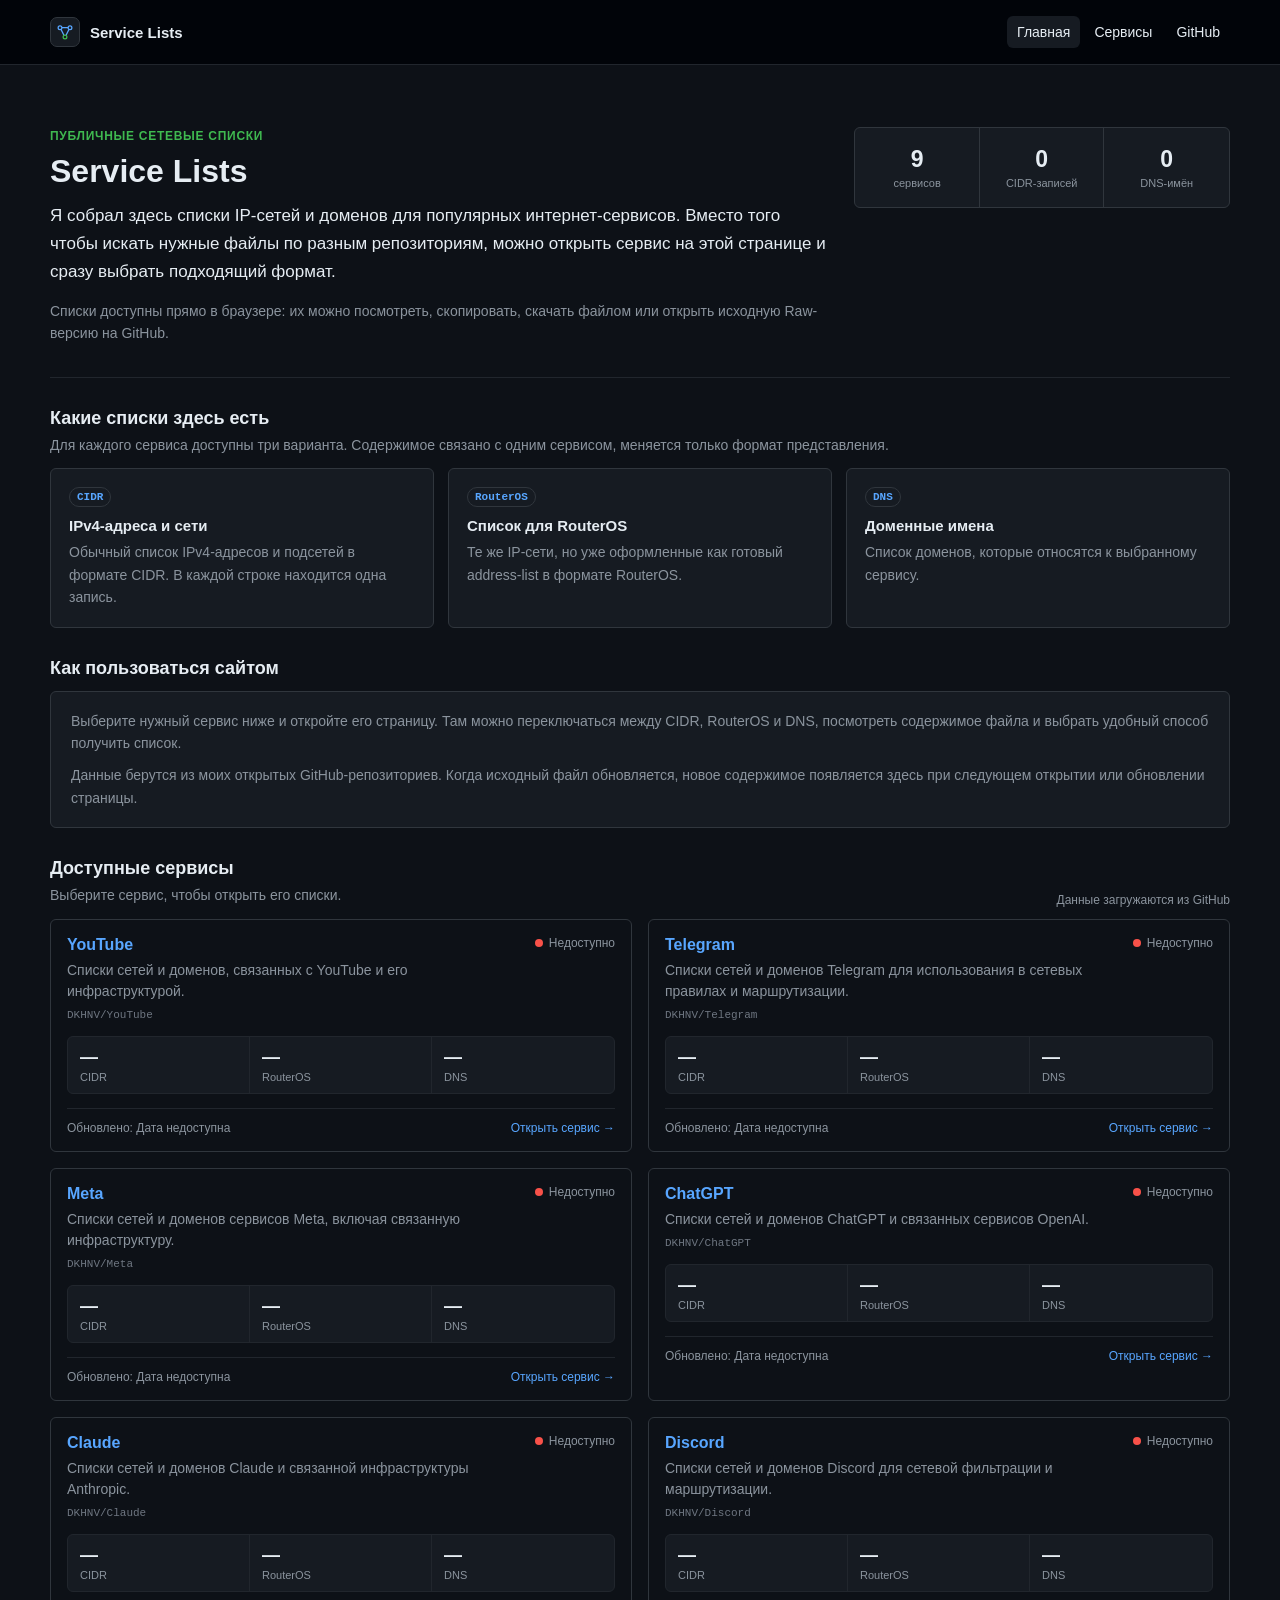
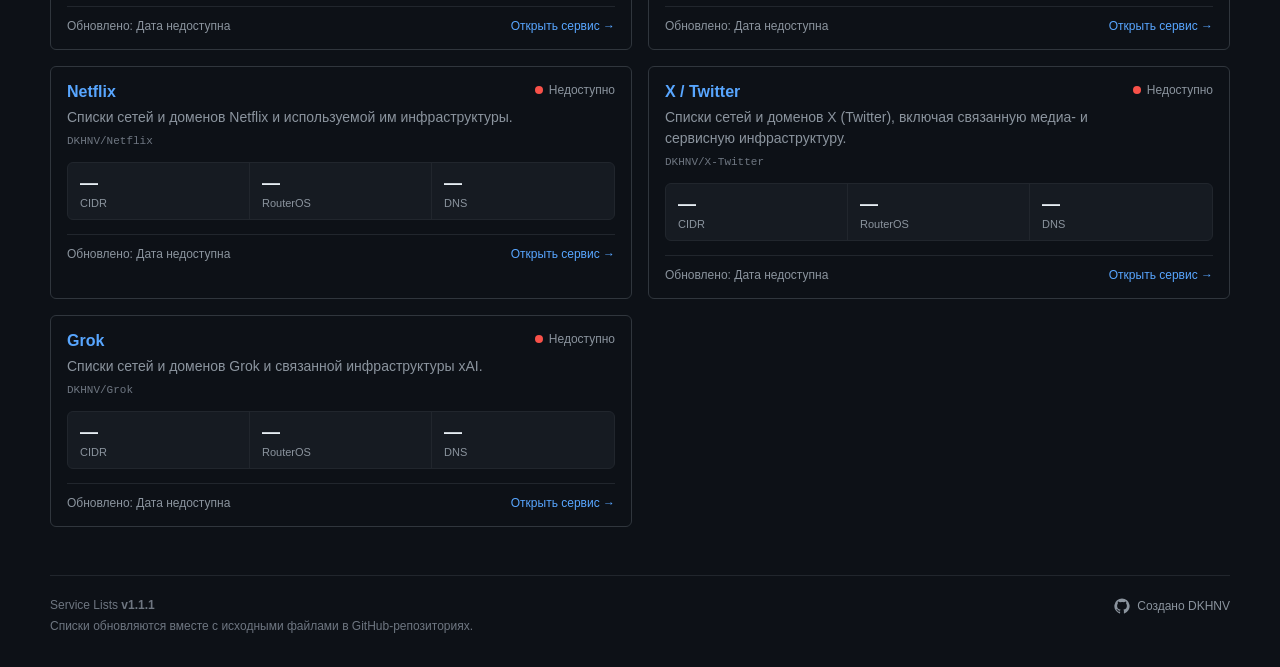
<file: site/index.html>
<!doctype html>
<html lang="ru">
<head>
  <meta charset="utf-8">
  <meta name="viewport" content="width=device-width,initial-scale=1">
  <meta name="color-scheme" content="dark">
  <meta name="theme-color" content="#0d1117">
  <title>Service Lists</title>
  <link rel="icon" type="image/svg+xml" href="data:image/svg+xml,%3Csvg xmlns='http://www.w3.org/2000/svg' viewBox='0 0 32 32'%3E%3Crect width='32' height='32' rx='7' fill='%230d1117'/%3E%3Cpath d='M8 9h16M9.5 11.6l5 10M22.5 11.6l-5 10' fill='none' stroke='%2358a6ff' stroke-width='2.1' stroke-linecap='round'/%3E%3Ccircle cx='8' cy='9' r='3' fill='%23161b22' stroke='%2358a6ff' stroke-width='2'/%3E%3Ccircle cx='24' cy='9' r='3' fill='%23161b22' stroke='%2358a6ff' stroke-width='2'/%3E%3Ccircle cx='16' cy='24' r='3' fill='%23161b22' stroke='%233fb950' stroke-width='2'/%3E%3C/svg%3E">
  <link rel="stylesheet" href="assets/style.css">
  <script src="assets/app.js" defer></script>
</head>
<body>
  <header class="site-header">
    <div class="shell header-inner">
      <a class="brand" href="index.html" aria-label="Service Lists">
        <span class="brand-mark" aria-hidden="true">
          <svg viewBox="0 0 32 32" fill="none"><path d="M8 9h16M9.5 11.6l5 10M22.5 11.6l-5 10" stroke="currentColor" stroke-width="2.1" stroke-linecap="round"/><circle cx="8" cy="9" r="3" fill="#161b22" stroke="currentColor" stroke-width="2"/><circle cx="24" cy="9" r="3" fill="#161b22" stroke="currentColor" stroke-width="2"/><circle cx="16" cy="24" r="3" fill="#161b22" stroke="#3fb950" stroke-width="2"/></svg>
        </span>
        <span>Service Lists</span>
      </a>
      <nav aria-label="Основная навигация">
        <a class="active" href="index.html">Главная</a>
        <a href="#services">Сервисы</a>
        <a href="https://github.com/DKHNV/Service-Lists" target="_blank" rel="noopener noreferrer">GitHub</a>
      </nav>
    </div>
  </header>

  <main class="shell">
    <section class="hero">
      <div class="hero-copy">
        <span class="eyebrow">Публичные сетевые списки</span>
        <h1>Service Lists</h1>
        <p class="hero-text">Я собрал здесь списки IP-сетей и доменов для популярных интернет-сервисов. Вместо того чтобы искать нужные файлы по разным репозиториям, можно открыть сервис на этой странице и сразу выбрать подходящий формат.</p>
        <p class="hero-note">Списки доступны прямо в браузере: их можно посмотреть, скопировать, скачать файлом или открыть исходную Raw-версию на GitHub.</p>
      </div>
      <div class="overview" aria-label="Общая статистика">
        <div class="overview-item"><strong data-total-services>6</strong><span>сервисов</span></div>
        <div class="overview-item"><strong data-total-cidr>—</strong><span>CIDR-записей</span></div>
        <div class="overview-item"><strong data-total-dns>—</strong><span>DNS-имён</span></div>
      </div>
    </section>

    <div data-fatal class="notice" hidden></div>

    <section class="section explainer">
      <div class="section-head">
        <div>
          <h2>Какие списки здесь есть</h2>
          <p class="section-copy">Для каждого сервиса доступны три варианта. Содержимое связано с одним сервисом, меняется только формат представления.</p>
        </div>
      </div>
      <div class="format-grid">
        <article class="format-card">
          <span class="format-badge">CIDR</span>
          <h3>IPv4-адреса и сети</h3>
          <p>Обычный список IPv4-адресов и подсетей в формате CIDR. В каждой строке находится одна запись.</p>
        </article>
        <article class="format-card">
          <span class="format-badge">RouterOS</span>
          <h3>Список для RouterOS</h3>
          <p>Те же IP-сети, но уже оформленные как готовый address-list в формате RouterOS.</p>
        </article>
        <article class="format-card">
          <span class="format-badge">DNS</span>
          <h3>Доменные имена</h3>
          <p>Список доменов, которые относятся к выбранному сервису.</p>
        </article>
      </div>
    </section>

    <section class="section how-it-works">
      <div class="section-head"><h2>Как пользоваться сайтом</h2></div>
      <div class="info-panel">
        <p>Выберите нужный сервис ниже и откройте его страницу. Там можно переключаться между CIDR, RouterOS и DNS, посмотреть содержимое файла и выбрать удобный способ получить список.</p>
        <p>Данные берутся из моих открытых GitHub-репозиториев. Когда исходный файл обновляется, новое содержимое появляется здесь при следующем открытии или обновлении страницы.</p>
      </div>
    </section>

    <section class="section" id="services">
      <div class="section-head">
        <div>
          <h2>Доступные сервисы</h2>
          <p class="section-copy">Выберите сервис, чтобы открыть его списки.</p>
        </div>
        <span class="muted small">Данные загружаются из GitHub</span>
      </div>
      <div class="service-grid" data-service-grid></div>
    </section>
  </main>

  <footer class="shell">
    <div class="footer-inner">
      <div>
        <span>Service Lists <strong>v1.1.1</strong></span>
        <span class="footer-note">Списки обновляются вместе с исходными файлами в GitHub-репозиториях.</span>
      </div>
      <a class="creator" href="https://github.com/DKHNV" target="_blank" rel="noopener noreferrer">
        <svg viewBox="0 0 24 24" aria-hidden="true"><path d="M12 .7A11.5 11.5 0 0 0 8.36 23.1c.58.1.79-.25.79-.56v-2.18c-3.22.7-3.9-1.37-3.9-1.37-.53-1.34-1.29-1.7-1.29-1.7-1.05-.72.08-.71.08-.71 1.17.08 1.78 1.2 1.78 1.2 1.04 1.78 2.72 1.27 3.38.97.1-.75.41-1.27.74-1.56-2.57-.29-5.27-1.29-5.27-5.69 0-1.26.45-2.28 1.19-3.09-.12-.29-.52-1.47.11-3.05 0 0 .97-.31 3.16 1.18A10.9 10.9 0 0 1 12 6.15c.98 0 1.96.13 2.88.39 2.19-1.49 3.15-1.18 3.15-1.18.63 1.58.23 2.76.11 3.05.74.81 1.19 1.83 1.19 3.09 0 4.41-2.71 5.39-5.29 5.68.42.36.79 1.06.79 2.14v3.22c0 .31.21.67.8.56A11.5 11.5 0 0 0 12 .7Z"/></svg>
        <span>Создано DKHNV</span>
      </a>
    </div>
  </footer>
</body>
</html>
</file>
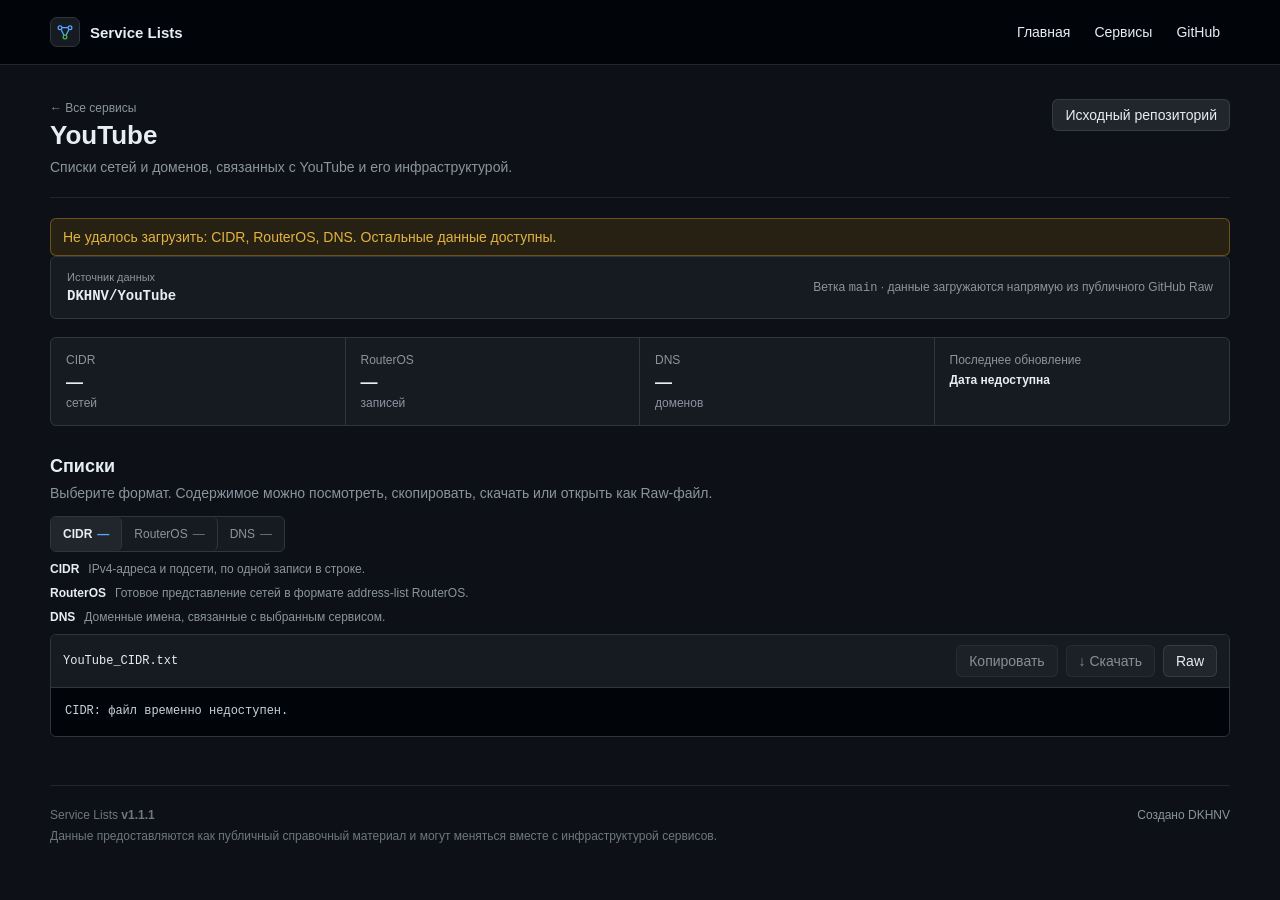
<file: site/service.html>
<!doctype html>
<html lang="ru">
<head>
  <meta charset="utf-8">
  <meta name="viewport" content="width=device-width,initial-scale=1">
  <meta name="color-scheme" content="dark">
  <meta name="theme-color" content="#0d1117">
  <title>Service Lists</title>
  <link rel="stylesheet" href="assets/style.css">
  <script src="assets/app.js" defer></script>
</head>
<body>
  <header class="site-header">
    <div class="shell header-inner">
      <a class="brand" href="index.html"><span class="brand-mark" aria-hidden="true"><svg viewBox="0 0 32 32" fill="none"><path d="M8 9h16M9.5 11.6l5 10M22.5 11.6l-5 10" stroke="currentColor" stroke-width="2.1" stroke-linecap="round"/><circle cx="8" cy="9" r="3" fill="#161b22" stroke="currentColor" stroke-width="2"/><circle cx="24" cy="9" r="3" fill="#161b22" stroke="currentColor" stroke-width="2"/><circle cx="16" cy="24" r="3" fill="#161b22" stroke="#3fb950" stroke-width="2"/></svg></span><span>Service Lists</span></a>
      <nav aria-label="Основная навигация"><a href="index.html">Главная</a><a href="index.html#services">Сервисы</a><a href="https://github.com/DKHNV/Service-Lists" target="_blank" rel="noopener noreferrer">GitHub</a></nav>
    </div>
  </header>

  <main class="shell" data-service-page>
    <div class="page-head">
      <div>
        <a class="back-link" href="index.html#services">← Все сервисы</a>
        <h1 data-service-name>Загрузка…</h1>
        <p class="subtitle" data-service-description></p>
      </div>
      <div class="button-row"><a class="button" data-repo-link target="_blank" rel="noopener noreferrer">Исходный репозиторий</a></div>
    </div>

    <div data-fatal class="notice" hidden></div>
    <div data-warning class="notice" hidden></div>

    <section class="source-box">
      <div>
        <span class="source-label">Источник данных</span>
        <strong data-service-repo class="mono"></strong>
      </div>
      <div class="muted small">Ветка <span class="mono">main</span> · данные загружаются напрямую из публичного GitHub Raw</div>
    </section>

    <div class="summary-grid">
      <div class="summary-item"><div class="summary-label">CIDR</div><div class="summary-value" data-stat-cidr>—</div><div class="summary-hint">сетей</div></div>
      <div class="summary-item"><div class="summary-label">RouterOS</div><div class="summary-value" data-stat-routeros>—</div><div class="summary-hint">записей</div></div>
      <div class="summary-item"><div class="summary-label">DNS</div><div class="summary-value" data-stat-dns>—</div><div class="summary-hint">доменов</div></div>
      <div class="summary-item"><div class="summary-label">Последнее обновление</div><div class="summary-value small" data-updated>Получаем дату…</div></div>
    </div>

    <section class="section">
      <div class="section-head">
        <div><h2>Списки</h2><p class="section-copy">Выберите формат. Содержимое можно посмотреть, скопировать, скачать или открыть как Raw-файл.</p></div>
      </div>

      <div class="tabs" role="tablist">
        <button class="tab active" data-tab="cidr" type="button">CIDR <span data-tab-count="cidr">—</span></button>
        <button class="tab" data-tab="routeros" type="button">RouterOS <span data-tab-count="routeros">—</span></button>
        <button class="tab" data-tab="dns" type="button">DNS <span data-tab-count="dns">—</span></button>
      </div>

      <div class="type-help" data-help="cidr"><strong>CIDR</strong><span>IPv4-адреса и подсети, по одной записи в строке.</span></div>
      <div class="type-help" data-help="routeros" hidden><strong>RouterOS</strong><span>Готовое представление сетей в формате address-list RouterOS.</span></div>
      <div class="type-help" data-help="dns" hidden><strong>DNS</strong><span>Доменные имена, связанные с выбранным сервисом.</span></div>

      <div class="file-box" data-panel="cidr">
        <div class="file-head"><span class="file-name" data-file-name></span><div class="button-row"><button type="button" data-copy disabled>Копировать</button><button type="button" data-download disabled>↓ Скачать</button><a class="button" data-raw target="_blank" rel="noopener noreferrer">Raw</a></div></div><pre>Загрузка…</pre>
      </div>
      <div class="file-box" data-panel="routeros" hidden>
        <div class="file-head"><span class="file-name" data-file-name></span><div class="button-row"><button type="button" data-copy disabled>Копировать</button><button type="button" data-download disabled>↓ Скачать</button><a class="button" data-raw target="_blank" rel="noopener noreferrer">Raw</a></div></div><pre>Загрузка…</pre>
      </div>
      <div class="file-box" data-panel="dns" hidden>
        <div class="file-head"><span class="file-name" data-file-name></span><div class="button-row"><button type="button" data-copy disabled>Копировать</button><button type="button" data-download disabled>↓ Скачать</button><a class="button" data-raw target="_blank" rel="noopener noreferrer">Raw</a></div></div><pre>Загрузка…</pre>
      </div>
    </section>
  </main>

  <footer class="shell"><div class="footer-inner"><div><span>Service Lists <strong>v1.1.1</strong></span><span class="footer-note">Данные предоставляются как публичный справочный материал и могут меняться вместе с инфраструктурой сервисов.</span></div><a class="creator" href="https://github.com/DKHNV" target="_blank" rel="noopener noreferrer"><span>Создано DKHNV</span></a></div></footer>
</body>
</html>
</file>
<file: site/assets/style.css>
:root{--bg:#0d1117;--header:#010409;--surface:#161b22;--surface-hover:#1c2128;--border:#30363d;--border-muted:#21262d;--text:#e6edf3;--muted:#8b949e;--subtle:#6e7681;--blue:#58a6ff;--green:#3fb950;--yellow:#d29922;--red:#f85149;--radius:6px;--mono:"SFMono-Regular",Consolas,"Liberation Mono",Menlo,monospace;--sans:-apple-system,BlinkMacSystemFont,"Segoe UI","Noto Sans",Helvetica,Arial,sans-serif}
*{box-sizing:border-box}html{background:var(--bg);color:var(--text);font-family:var(--sans);font-size:14px;scroll-behavior:smooth}body{margin:0;min-height:100vh;background:var(--bg);color:var(--text)}a{color:var(--blue);text-decoration:none}a:hover{text-decoration:underline}.shell{width:min(1180px,calc(100% - 32px));margin:0 auto}.site-header{background:var(--header);border-bottom:1px solid var(--border-muted);position:sticky;top:0;z-index:20}.header-inner{min-height:64px;display:flex;align-items:center;justify-content:space-between;gap:24px}.brand{display:inline-flex;align-items:center;gap:10px;color:var(--text);font-size:15px;font-weight:600;text-decoration:none}.brand:hover{text-decoration:none}.brand-mark{width:30px;height:30px;display:grid;place-items:center;border:1px solid var(--border);border-radius:7px;background:var(--surface);color:var(--blue)}.brand-mark svg{width:20px;height:20px}nav{display:flex;align-items:center;gap:4px}nav a{padding:8px 10px;border-radius:6px;color:var(--text);font-weight:500;text-decoration:none}nav a:hover,nav a.active{background:var(--surface);text-decoration:none}main{padding:34px 0 48px}
.hero{display:grid;grid-template-columns:minmax(0,1.55fr) minmax(300px,.75fr);gap:28px;align-items:start;padding:28px 0 32px;border-bottom:1px solid var(--border-muted)}.eyebrow{display:inline-block;margin-bottom:10px;color:var(--green);font-size:12px;font-weight:600;text-transform:uppercase;letter-spacing:.06em}.hero h1{margin:0 0 12px;font-size:32px;line-height:1.15}.hero-text{margin:0;color:var(--text);font-size:17px;line-height:1.65;max-width:820px}.hero-note{margin:14px 0 0;color:var(--muted);font-size:14px;line-height:1.6;max-width:820px}.overview{display:grid;grid-template-columns:repeat(3,1fr);border:1px solid var(--border);border-radius:var(--radius);background:var(--surface);overflow:hidden}.overview-item{padding:18px 14px;border-right:1px solid var(--border);text-align:center}.overview-item:last-child{border-right:0}.overview-item strong{display:block;font-size:23px}.overview-item span{display:block;margin-top:4px;color:var(--muted);font-size:11px}
.page-head{display:flex;align-items:flex-start;justify-content:space-between;gap:20px;margin-bottom:20px;padding-bottom:18px;border-bottom:1px solid var(--border-muted)}.page-head h1{margin:5px 0 0;font-size:26px}.subtitle,.section-copy{margin:6px 0 0;color:var(--muted);line-height:1.55}.back-link{font-size:12px;color:var(--muted)}.section{margin-top:30px}.section-head{display:flex;align-items:flex-end;justify-content:space-between;gap:14px;margin-bottom:12px}.section-head h2{margin:0;font-size:18px}.format-grid{display:grid;grid-template-columns:repeat(3,1fr);gap:14px}.format-card,.info-panel,.source-box{border:1px solid var(--border);border-radius:var(--radius);background:var(--surface)}.format-card{padding:18px}.format-card h3{margin:10px 0 7px;font-size:15px}.format-card p,.info-panel p{margin:0;color:var(--muted);line-height:1.6}.format-badge{display:inline-flex;padding:3px 7px;border:1px solid var(--border);border-radius:20px;color:var(--blue);font:600 11px var(--mono)}.info-panel{padding:18px 20px}.info-panel p+p{margin-top:10px}
.service-grid{display:grid;grid-template-columns:repeat(2,minmax(0,1fr));gap:16px}.service-card{padding:16px;border:1px solid var(--border);border-radius:var(--radius);background:var(--bg)}.service-card:hover{border-color:#484f58;background:#0f141b}.service-top{display:flex;align-items:flex-start;justify-content:space-between;gap:12px}.service-name{font-size:16px;font-weight:600}.service-description{margin:6px 0 0;color:var(--muted);line-height:1.5}.repo-note{margin-top:7px;color:var(--subtle);font-size:11px}.status{display:inline-flex;align-items:center;gap:6px;color:var(--muted);font-size:12px}.status::before{content:"";width:8px;height:8px;border-radius:50%;background:var(--subtle)}.status.ok::before{background:var(--green)}.status.warn::before{background:var(--yellow)}.status.bad::before{background:var(--red)}.stats{display:grid;grid-template-columns:repeat(3,1fr);margin:15px 0 12px;border:1px solid var(--border-muted);border-radius:6px;background:var(--surface);overflow:hidden}.stat{padding:10px 12px;border-right:1px solid var(--border-muted)}.stat:last-child{border-right:0}.stat strong{display:block;font-size:18px}.stat span{display:block;margin-top:3px;color:var(--muted);font-size:11px}.service-meta{display:flex;align-items:center;justify-content:space-between;gap:12px;margin-top:14px;padding-top:12px;border-top:1px solid var(--border-muted);color:var(--muted);font-size:12px}
.source-box{display:flex;align-items:center;justify-content:space-between;gap:20px;padding:14px 16px;margin-bottom:18px}.source-label{display:block;color:var(--muted);font-size:11px;margin-bottom:4px}.summary-grid{display:grid;grid-template-columns:repeat(4,minmax(0,1fr));border:1px solid var(--border);border-radius:var(--radius);overflow:hidden;background:var(--surface)}.summary-item{padding:15px;border-right:1px solid var(--border)}.summary-item:last-child{border-right:0}.summary-label,.summary-hint{color:var(--muted);font-size:12px}.summary-value{margin-top:6px;font-size:17px;font-weight:600}.summary-hint{margin-top:3px}
.tabs{display:inline-flex;margin-bottom:10px;border:1px solid var(--border);border-radius:6px;overflow:hidden;background:var(--surface)}.tab{appearance:none;min-height:34px;padding:5px 12px;border:0;border-right:1px solid var(--border);background:transparent;color:var(--muted);font:500 12px var(--sans);cursor:pointer}.tab:last-child{border-right:0}.tab.active{background:#21262d;color:var(--text);font-weight:600}.tab span{margin-left:5px;color:var(--subtle)}.tab.active span{color:var(--blue)}.type-help{display:flex;gap:9px;align-items:baseline;margin-bottom:10px;color:var(--muted);font-size:12px}.type-help strong{color:var(--text)}
.file-box{border:1px solid var(--border);border-radius:var(--radius);overflow:hidden}.file-head{display:flex;align-items:center;justify-content:space-between;gap:16px;padding:10px 12px;border-bottom:1px solid var(--border);background:var(--surface)}.file-name{font:12px var(--mono)}pre{margin:0;max-height:590px;overflow:auto;padding:14px;background:#010409;color:#c9d1d9;font:12px/1.6 var(--mono);white-space:pre}.button-row{display:flex;align-items:center;gap:8px;flex-wrap:wrap}.button,button{appearance:none;display:inline-flex;align-items:center;justify-content:center;min-height:32px;padding:5px 12px;border:1px solid rgba(240,246,252,.1);border-radius:6px;background:#21262d;color:var(--text);font:500 14px var(--sans);cursor:pointer;text-decoration:none}.button:hover,button:hover{background:#30363d;text-decoration:none}.button:disabled,button:disabled{cursor:not-allowed;opacity:.55}.success{border-color:rgba(63,185,80,.5)!important;color:#7ee787!important}.notice{padding:10px 12px;border:1px solid rgba(210,153,34,.4);border-radius:var(--radius);background:rgba(187,128,9,.15);color:#e3b341}.muted{color:var(--muted)}.small{font-size:12px}.mono{font-family:var(--mono)}.skeleton{display:inline-block;min-width:34px;height:16px;border-radius:4px;background:#21262d}
footer{padding:0 0 32px;color:var(--subtle);font-size:12px}.footer-inner{display:flex;align-items:flex-start;justify-content:space-between;gap:16px;padding-top:22px;border-top:1px solid var(--border-muted)}.footer-note{display:block;margin-top:5px;max-width:700px;line-height:1.5}.creator{display:inline-flex;align-items:center;gap:7px;color:var(--muted);text-decoration:none;white-space:nowrap}.creator:hover{color:var(--blue);text-decoration:none}.creator svg{width:16px;height:16px;flex:0 0 16px;fill:currentColor}
@media(max-width:900px){.hero{grid-template-columns:1fr}.format-grid{grid-template-columns:1fr}.overview{max-width:520px}.service-grid{grid-template-columns:1fr}.summary-grid{grid-template-columns:repeat(2,1fr)}}
@media(max-width:600px){.shell{width:min(100% - 20px,1180px)}.header-inner{align-items:flex-start;flex-direction:column;padding:14px 0}nav{width:100%;overflow:auto}.overview{grid-template-columns:1fr}.overview-item{border-right:0;border-bottom:1px solid var(--border)}.overview-item:last-child{border-bottom:0}.page-head,.source-box,.footer-inner,.file-head{flex-direction:column;align-items:flex-start}.summary-grid{grid-template-columns:1fr}.summary-item{border-right:0;border-bottom:1px solid var(--border)}.summary-item:last-child{border-bottom:0}.stats{grid-template-columns:1fr}.stat{border-right:0;border-bottom:1px solid var(--border-muted)}.stat:last-child{border-bottom:0}}
</file>
